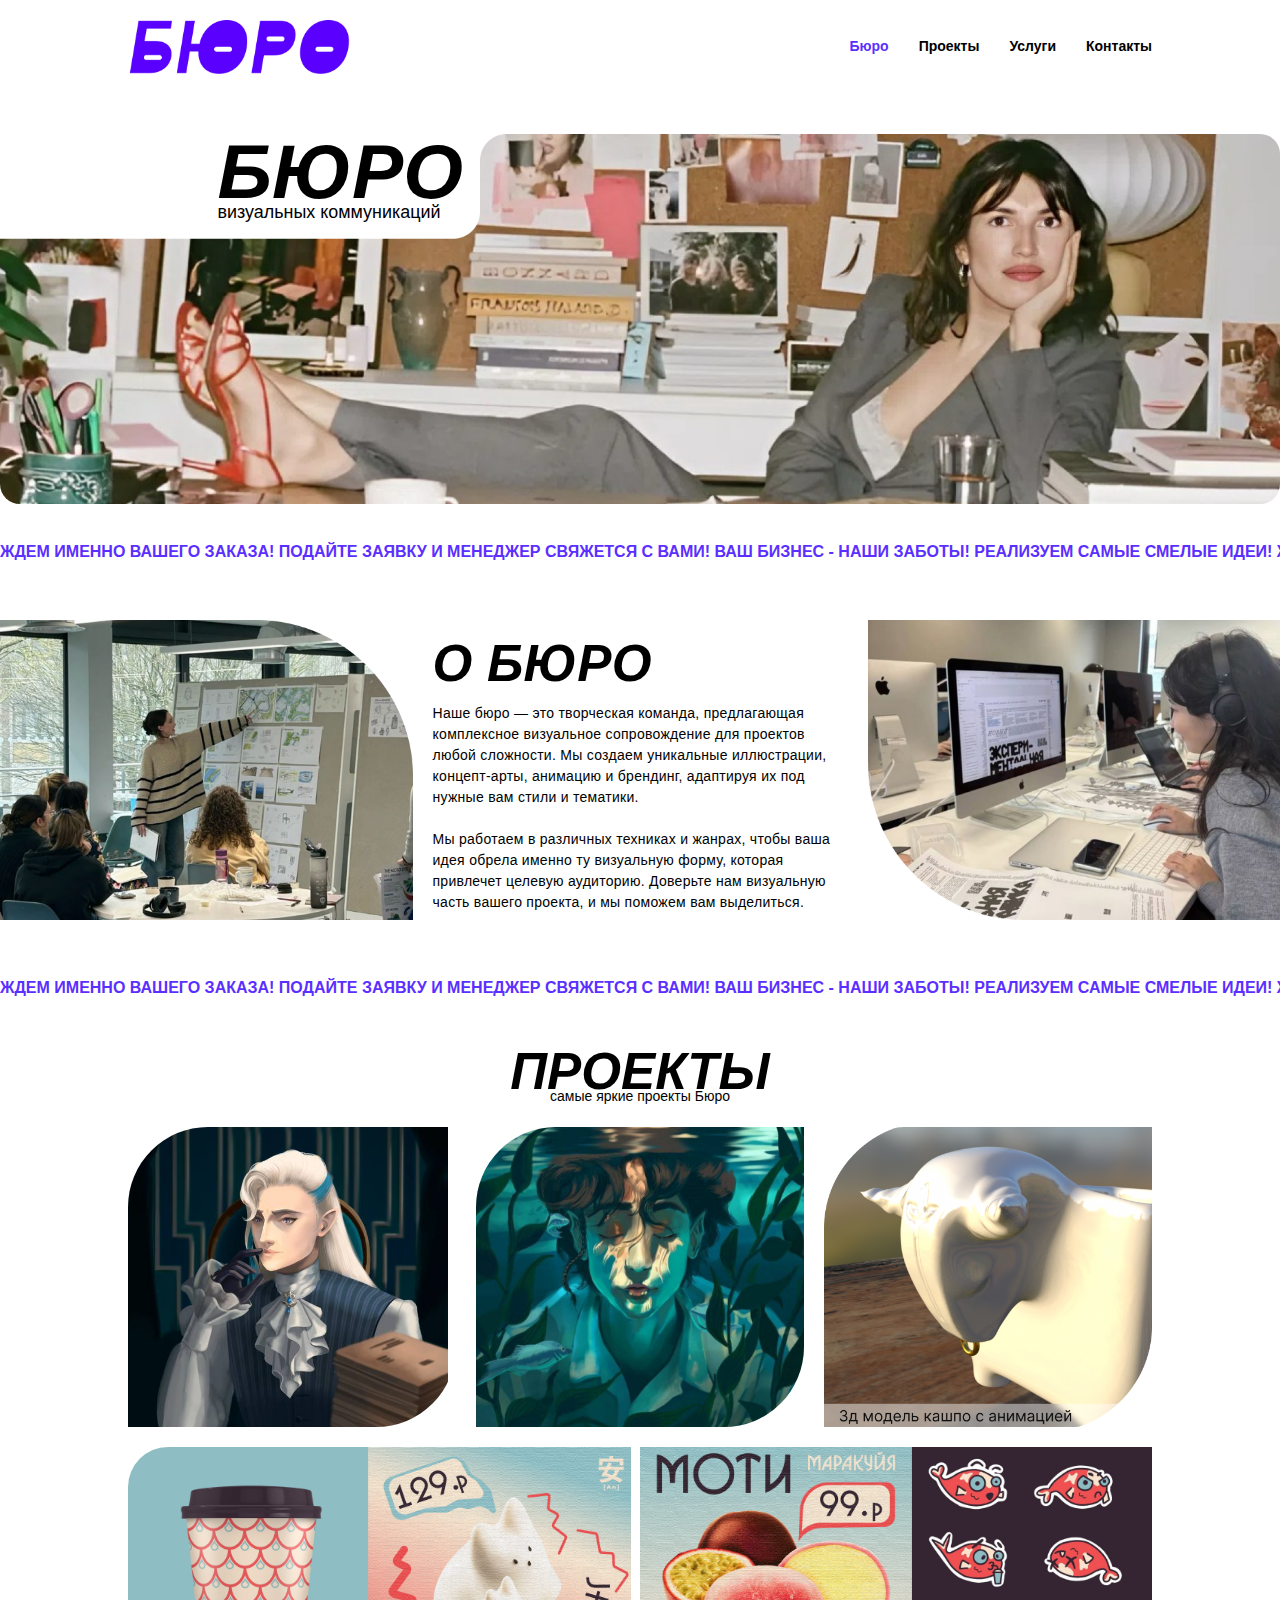
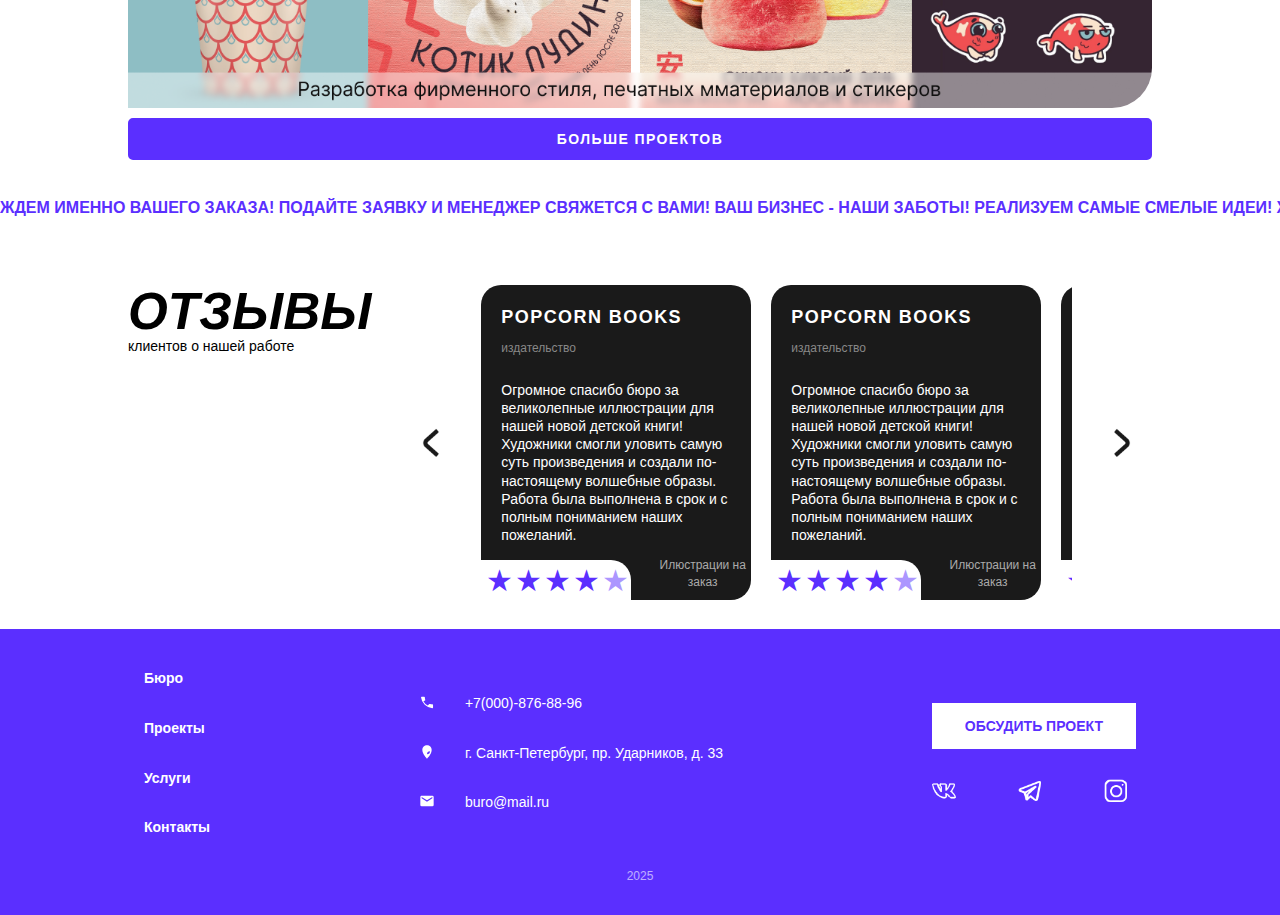
<file: index.html>
<!DOCTYPE html>
<html lang="ru">
<head>
  <meta charset="UTF-8" />
  <meta name="viewport" content="width=device-width, initial-scale=1" />
  <title>Бюро визуальных коммуникаций</title>
  <link rel="stylesheet" href="css/style.css">
</head>
<body>
  <div class="container">
    <header>
      <img src="statics/logo.png" alt="logo"/>
      <nav>
        <a href="/index.html" class="active">Бюро</a>
        <a href="/progects.html">Проекты</a>
        <a href="/service.html">Услуги</a>
        <a href="#">Контакты</a>
      </nav>
    </header>

    
  </div>
  <section class="hero">
      <div class="hero_block">
        <h1 class="hero-text"><strong>БЮРО</strong></h1>
        <div class="hero-subtext">визуальных коммуникаций</div>
      </div>
      <div class="hero-image-wrapper">
        <img
          class="hero-image"
          src="statics/landing.png"
          alt="Hero"
        />
      </div>
    </section>
  <div class="stroke">
    <p class="stroke__item">Ждем именно Вашего заказа! Подайте заявку и менеджер свяжется с Вами! Ваш бизнес - наши заботы! Реализуем самые смелые идеи! Ждем именно Вашего заказа! Подайте заявку и менеджер свяжется с Вами!&nbsp;</p>
    <p class="stroke__item">Ждем именно Вашего заказа! Подайте заявку и менеджер свяжется с Вами! Ваш бизнес - наши заботы! Реализуем самые смелые идеи! Ждем именно Вашего заказа! Подайте заявку и менеджер свяжется с Вами!&nbsp;</p>
  </div>

  <div class="">
    <section class="about">
      <div class="about-images">
        <img  src="statics/left.png" alt="Team meeting" />
      </div>
      <div class="about-text">
        <h1><strong>О БЮРО</strong><br /></h1>
        Наше бюро — это творческая команда, предлагающая комплексное визуальное сопровождение для проектов любой сложности. Мы создаем уникальные иллюстрации, концепт-арты, анимацию и брендинг, адаптируя их под нужные вам стили и тематики.<br /><br />
        Мы работаем в различных техниках и жанрах, чтобы ваша идея обрела именно ту визуальную форму, которая привлечет целевую аудиторию. Доверьте нам визуальную часть вашего проекта, и мы поможем вам выделиться.
      </div>
      <div class="about-images">
        <img src="statics/right.png" alt="Work on computer" />
      </div>
    </section>
  </div>

  <div class="stroke">
    <p class="stroke__item">Ждем именно Вашего заказа! Подайте заявку и менеджер свяжется с Вами! Ваш бизнес - наши заботы! Реализуем самые смелые идеи! Ждем именно Вашего заказа! Подайте заявку и менеджер свяжется с Вами!&nbsp;</p>
    <p class="stroke__item">Ждем именно Вашего заказа! Подайте заявку и менеджер свяжется с Вами! Ваш бизнес - наши заботы! Реализуем самые смелые идеи! Ждем именно Вашего заказа! Подайте заявку и менеджер свяжется с Вами!&nbsp;</p>
  </div>

  <div class="container">
    <section class="projects-wrapper">
      <h2>ПРОЕКТЫ</h2>
      <div class="subheader">самые яркие проекты Бюро</div>
      <div class="projects-main">
        <div class="project-item">
          <img src="statics/art.png" alt="3D модель кашпо" />
        </div>
        <div class="project-item">
          <img src="statics/hiruko_art.png" alt="3D модель кашпо" />
          
        </div>
        <div class="project-item">
          <img src="statics/cashpo.png" alt="3D модель кашпо" />
          
        </div>
      </div>
      <div class="projects-secondary" >
        <img src="statics/koshechki.png" alt="3D модель кашпо" />
      </div>
      <button class="btn-more-projects">БОЛЬШЕ ПРОЕКТОВ</button>
    </section>
  </div>

 
  <div class="stroke">
    <p class="stroke__item">Ждем именно Вашего заказа! Подайте заявку и менеджер свяжется с Вами! Ваш бизнес - наши заботы! Реализуем самые смелые идеи! Ждем именно Вашего заказа! Подайте заявку и менеджер свяжется с Вами!&nbsp;</p>
    <p class="stroke__item">Ждем именно Вашего заказа! Подайте заявку и менеджер свяжется с Вами! Ваш бизнес - наши заботы! Реализуем самые смелые идеи! Ждем именно Вашего заказа! Подайте заявку и менеджер свяжется с Вами!&nbsp;</p>
  </div>
  <div class="container reviews-section">
    <div>
    <h2 class="reviews-header">ОТЗЫВЫ</h2>
    <div class="reviews-subheader">клиентов о нашей работе</div>
    </div>

    <div class="reviews-slider">
      <img id="prev" class="slider-arrow left" src="statics/arrow.png" alt="prev-batton"/>
      <div id="slider" class="slider">
        <article class="review-card" tabindex="0">
          <h1 class="review-header">Popcorn books</h1>
          <div class="review-subheader">Издательство</div>
          <p class="review-text">
            Огромное спасибо бюро за великолепные иллюстрации для нашей новой детской книги! Художники смогли уловить самую суть произведения и создали по-настоящему волшебные образы. Работа была выполнена в срок и с полным пониманием наших пожеланий.
          </p>
          <div class="review-footer">
            <div class="star-rating" >
              <span class="star">&#9733;</span><span class="star">&#9733;</span><span class="star">&#9733;</span><span class="star">&#9733;</span><span class="star" style="opacity:0.5">&#9733;</span>
            </div>
            <div style="padding-bottom: 0.3rem;">Илюстрации на заказ</div>
          </div>
        </article>
        <article class="review-card" tabindex="0">
          <h1 class="review-header">Popcorn books</h1>
          <div class="review-subheader">Издательство</div>
          <p class="review-text">
            Огромное спасибо бюро за великолепные иллюстрации для нашей новой детской книги! Художники смогли уловить самую суть произведения и создали по-настоящему волшебные образы. Работа была выполнена в срок и с полным пониманием наших пожеланий.
          </p>
          <div class="review-footer">
            <div class="star-rating">
              <span class="star">&#9733;</span><span class="star">&#9733;</span><span class="star">&#9733;</span><span class="star">&#9733;</span><span class="star" style="opacity:0.5">&#9733;</span>
            </div>
            <div style="padding-bottom: 0.3rem;">Илюстрации на заказ</div>
          </div>
        </article>
        <article class="review-card" tabindex="0">
          <h1 class="review-header">Popcorn books</h1>
          <div class="review-subheader">Издательство</div>
          <p class="review-text">
            Огромное спасибо бюро за великолепные иллюстрации для нашей новой детской книги! Художники смогли уловить самую суть произведения и создали по-настоящему волшебные образы. Работа была выполнена в срок и с полным пониманием наших пожеланий.
          </p>
          <div class="review-footer">
            <div class="star-rating" >
              <span class="star">&#9733;</span><span class="star">&#9733;</span><span class="star">&#9733;</span><span class="star">&#9733;</span><span class="star" style="opacity:0.5">&#9733;</span>
            </div>
            <div style="padding-bottom: 0.3rem;">Илюстрации на заказ</div>
          </div>
        </article>

        <article class="review-card" tabindex="0" >
          <h1 class="review-header">ХочуБлинФри</h1>
          <div class="review-subheader">СтартАп</div>
          <p class="review-text">
            Обращались для разработки фирменного стиля и лого, и остались в полном восторге от результата. Ребята создали не просто логотип, а целую вселенную нашего бренда, подкрепив ее стильной анимацией для соцсетей. Теперь мы выглядим как уверенная компания с историей, а не как новички.
          </p>
          <div class="review-footer">
            <div class="star-rating" >
              <span class="star">&#9733;</span><span class="star">&#9733;</span><span class="star">&#9733;</span><span class="star">&#9733;</span><span class="star" style="opacity:0.2">&#9733;</span>
            </div>
            <div>Брендинг. Создание печатной продукции</div>
          </div>
        </article>
      </div>
      <img id="next" class="slider-arrow right" src="statics/arrow.png" alt="next-batton"/>
    </div>
  </div>

  <footer>
    <div class="footer-container">
      <nav class="footer-nav">
        <a href="/index.html">Бюро</a>
        <a href="/progects.html">Проекты</a>
        <a href="/service.html">Услуги</a>
        <a href="#">Контакты</a>
      </nav>
      <div class="footer-contacts">
        <div class="contact-item">
          <svg viewBox="0 0 24 24" aria-hidden="true" focusable="false"><path d="M6.62 10.79a15.534 15.534 0 006.59 6.59l2.2-2.2a1 1 0 011.11-.21 11.36 11.36 0 003.54.57 1 1 0 011 1v3.75a1 1 0 01-1 1A18.43 18.43 0 013 5a1 1 0 011-1h3.75a1 1 0 011 1 11.36 11.36 0 00.57 3.54 1 1 0 01-.21 1.11z"/></svg>
          +7(000)-876-88-96
        </div>
        <div class="contact-item">
          <svg viewBox="0 0 24 24" aria-hidden="true" focusable="false"><path d="M12 2C8.13 2 5 5.14 5 9.05c0 6.3 7 12.89 7 12.89s7-6.51 7-12.89C19 5.14 15.87 2 12 2zm0 13.5a4.5 4.5 0 014.5-4.5 4.53 4.53 0 01-4.5 4.5z"/></svg>
          г. Санкт-Петербург, пр. Ударников, д. 33
        </div>
        <div class="contact-item">
          <svg viewBox="0 0 24 24" aria-hidden="true" focusable="false"><path d="M20 4H4c-1.1 0-2 .9-2 2v12a2 2 0 002 2h16a2 2 0 002-2V6a2 2 0 00-2-2zm0 4-8 5-8-5V6l8 5 8-5v2z"/></svg>
          buro@mail.ru
        </div>
      </div>

      <div class="social-block">
        <button class="btn-discuss-project" >ОБСУДИТЬ ПРОЕКТ</button>
        <div class="social-links">
          <a href="#">
            <img src="statics/vk.png" alt="vk"/>
          </a>
          <a href="#" >
            <img src="statics/tg.png" alt="tg"/>
          </a>
          <a href="#" >
            <img src="statics/inst.png" alt="inst"/>
          </a>
        </div>
      </div>
    </div>
    <div class="footer-bottom">
      2025
    </div>
  </footer>
<script>
  const reviewsContainer = document.getElementById('slider');
  const prevBtn = document.getElementById('prev');
  const nextBtn = document.getElementById('next');
  let currentReviewIndex = 0;
  const totalReviews = reviewsContainer.children.length;
  function updateReviewSlide() {
    reviewsContainer.style.transform = `translateX(${currentReviewIndex * 50}%)`;
  }
  prevBtn.addEventListener('click', () => {
   
    reviewsContainer.scrollLeft -= 250
  });
  nextBtn.addEventListener('click', () => {
     reviewsContainer.scrollLeft += 250
  });
  updateReviewSlide();
</script>
</body>

</html>
</file>
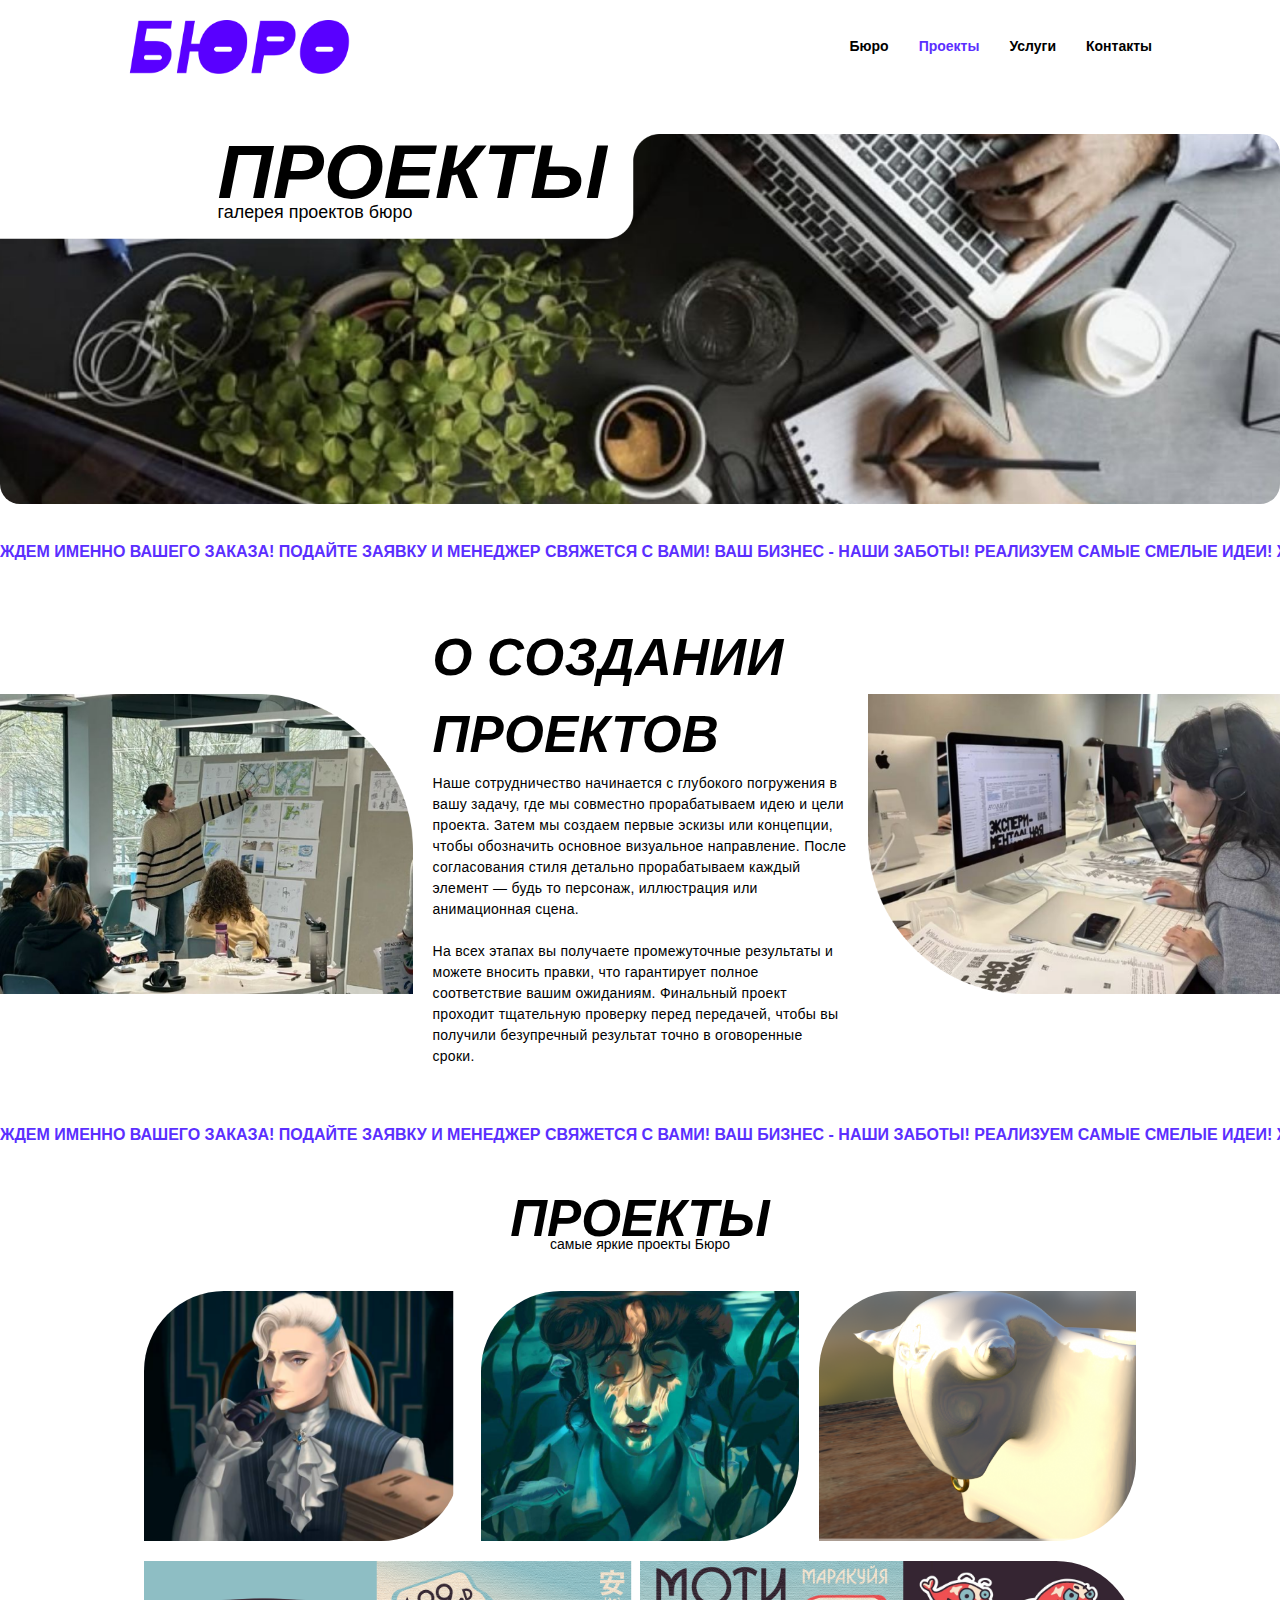
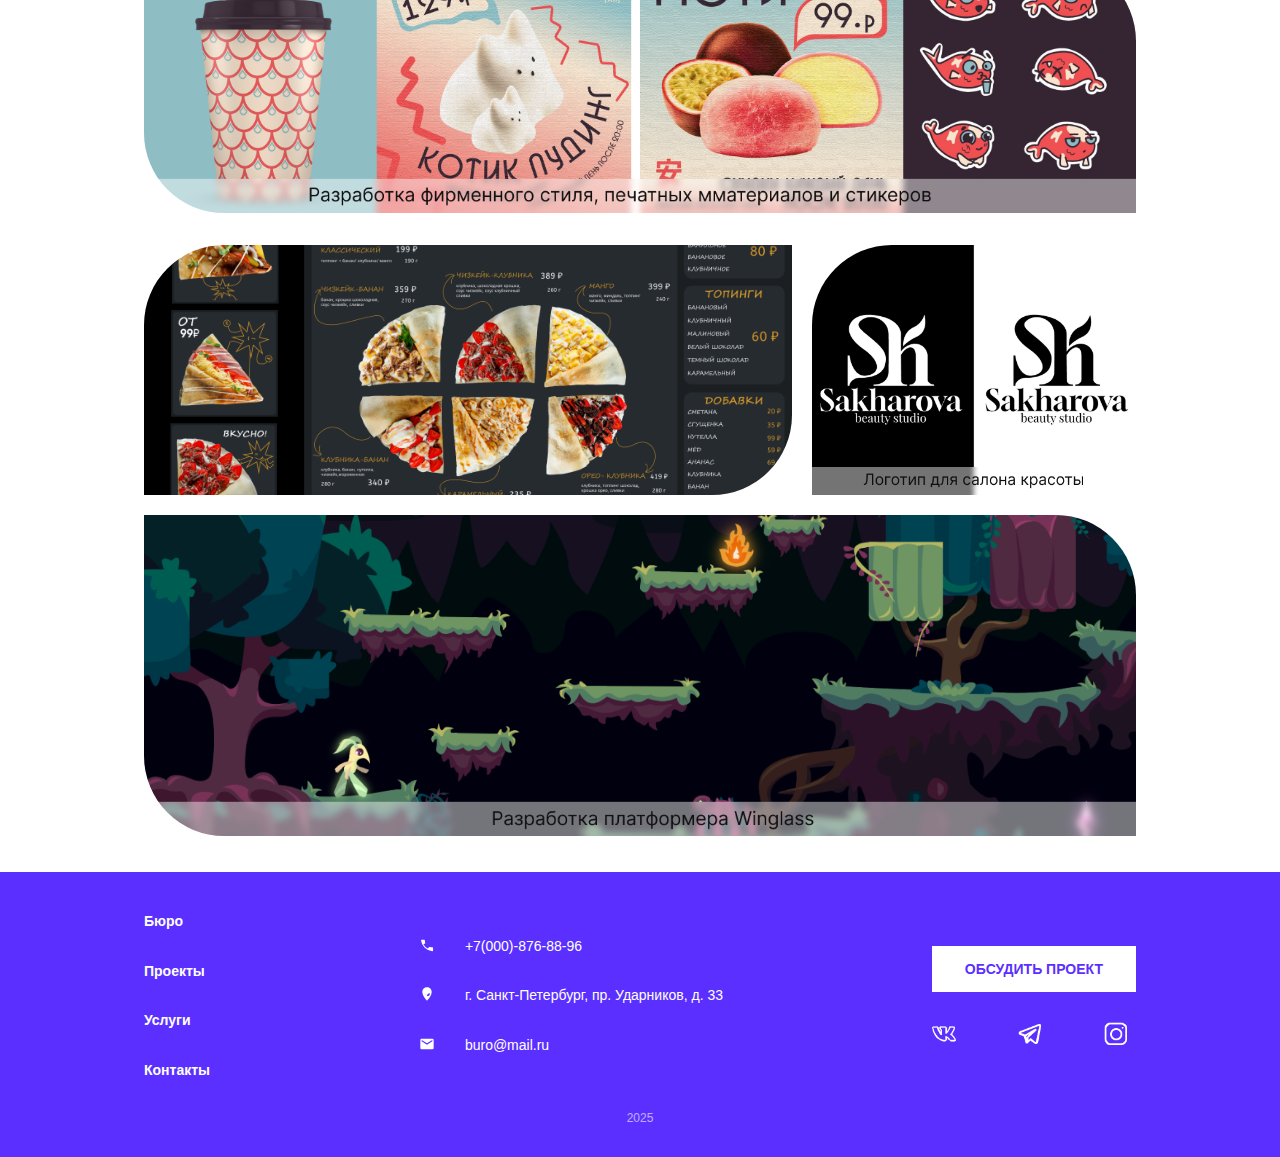
<file: progects.html>
<!DOCTYPE html>
<html lang="ru">
<head>
  <meta charset="UTF-8" />
  <meta name="viewport" content="width=device-width, initial-scale=1" />
  <title>Бюро визуальных коммуникаций</title>
  <link rel="stylesheet" href="css/progects.css">
</head>
<body>
  <div class="container">
    <header>
      <img src="statics/logo.png" alt="logo"/>
      <nav>
        <a href="index.html">Бюро</a>
        <a href="progects.html" class="active" >Проекты</a>
        <a href="service.html">Услуги</a>
        <a href="#">Контакты</a>
      </nav>
    </header>

    
  </div>
  <section class="hero">
      <div class="hero_block">
        <h1 class="hero-text"><strong>ПРОЕКТЫ</strong></h1>
        <div class="hero-subtext">галерея проектов бюро</div>
      </div>
      <div class="hero-image-wrapper">
        <img
          class="hero-image"
          src="statics/progects_landing.png"
          alt="Hero"
        />
      </div>
    </section>
  <div class="stroke">
    <p class="stroke__item">Ждем именно Вашего заказа! Подайте заявку и менеджер свяжется с Вами! Ваш бизнес - наши заботы! Реализуем самые смелые идеи! Ждем именно Вашего заказа! Подайте заявку и менеджер свяжется с Вами!&nbsp;</p>
    <p class="stroke__item">Ждем именно Вашего заказа! Подайте заявку и менеджер свяжется с Вами! Ваш бизнес - наши заботы! Реализуем самые смелые идеи! Ждем именно Вашего заказа! Подайте заявку и менеджер свяжется с Вами!&nbsp;</p>
  </div>

  <div class="about_block">
    
    <section class="about">
      <div class="about-images">
        <img  src="statics/left.png" alt="Team meeting" />
      </div>
      <div class="about-text">
        <h1><strong>О СОЗДАНИИ ПРОЕКТОВ</strong></h1><br />
        
        Наше сотрудничество начинается с глубокого погружения в вашу задачу, где мы совместно прорабатываем идею и цели проекта. Затем мы создаем первые эскизы или концепции, 
чтобы обозначить основное визуальное направление. После согласования стиля детально прорабатываем каждый элемент — будь то персонаж, иллюстрация или анимационная сцена. <br /><br />
        На всех этапах вы получаете промежуточные результаты и можете вносить правки, что гарантирует полное соответствие вашим ожиданиям. Финальный проект проходит тщательную проверку 
перед передачей, чтобы вы получили безупречный результат точно в оговоренные сроки. 
      </div>
      <div class="about-images">
        <img src="statics/right.png" alt="Work on computer" />
      </div>
    </section>
  </div>

  <div class="stroke">
    <p class="stroke__item">Ждем именно Вашего заказа! Подайте заявку и менеджер свяжется с Вами! Ваш бизнес - наши заботы! Реализуем самые смелые идеи! Ждем именно Вашего заказа! Подайте заявку и менеджер свяжется с Вами!&nbsp;</p>
    <p class="stroke__item">Ждем именно Вашего заказа! Подайте заявку и менеджер свяжется с Вами! Ваш бизнес - наши заботы! Реализуем самые смелые идеи! Ждем именно Вашего заказа! Подайте заявку и менеджер свяжется с Вами!&nbsp;</p>
  </div>

  <div class="container">
    <section class="projects-wrapper" >
      <h2>ПРОЕКТЫ</h2>
      <div class="subheader">самые яркие проекты Бюро</div>
      <div class="progects-container">
        <div class="projects-main">
            <div class="project-item">
            <img src="statics/art.png" alt="3D модель кашпо" />
            </div>
            <div class="project-item">
            <img src="statics/hiruko_art.png" alt="3D модель кашпо" />
            
            </div>
            <div class="project-item">
            <img src="statics/cashpo.png" alt="3D модель кашпо" />
            
            </div>
        </div>
        <div class="projects-secondary">
            <img src="statics/koshechki.png" alt="3D модель кашпо" />
        </div>
      </div>
      <div class="progects-container">
        <div class="projects-main second">
            <div class="project-item">
                <img src="statics/blinfries.png" alt="3D модель кашпо" />
            </div>
            
            <div class="project-item">
            <img src="statics/sh_studio.png" alt="3D модель кашпо" />
            
            </div>
        </div>
        <div class="projects-secondary" >
            <img src="statics/platformer.png" alt="3D модель кашпо" />
        </div>
      </div>
    </section>
  </div>
  

  <footer>
    <div class="footer-container">
      <nav class="footer-nav">
        <a href="index.html">Бюро</a>
        <a href="progects.html">Проекты</a>
        <a href="service.html">Услуги</a>
        <a href="#">Контакты</a>
      </nav>
      <div class="footer-contacts" >
        <div class="contact-item">
          <svg viewBox="0 0 24 24" aria-hidden="true" focusable="false"><path d="M6.62 10.79a15.534 15.534 0 006.59 6.59l2.2-2.2a1 1 0 011.11-.21 11.36 11.36 0 003.54.57 1 1 0 011 1v3.75a1 1 0 01-1 1A18.43 18.43 0 013 5a1 1 0 011-1h3.75a1 1 0 011 1 11.36 11.36 0 00.57 3.54 1 1 0 01-.21 1.11z"/></svg>
          +7(000)-876-88-96
        </div>
        <div class="contact-item">
          <svg viewBox="0 0 24 24" aria-hidden="true" focusable="false"><path d="M12 2C8.13 2 5 5.14 5 9.05c0 6.3 7 12.89 7 12.89s7-6.51 7-12.89C19 5.14 15.87 2 12 2zm0 13.5a4.5 4.5 0 014.5-4.5 4.53 4.53 0 01-4.5 4.5z"/></svg>
          г. Санкт-Петербург, пр. Ударников, д. 33
        </div>
        <div class="contact-item">
          <svg viewBox="0 0 24 24" aria-hidden="true" focusable="false"><path d="M20 4H4c-1.1 0-2 .9-2 2v12a2 2 0 002 2h16a2 2 0 002-2V6a2 2 0 00-2-2zm0 4-8 5-8-5V6l8 5 8-5v2z"/></svg>
          buro@mail.ru
        </div>
      </div>

      <div class="social-block">
        <button class="btn-discuss-project" aria-label="Обсудить проект">ОБСУДИТЬ ПРОЕКТ</button>
        <div class="social-links">
          <a href="#" aria-label="VK">
            <img src="statics/vk.png" alt="vk"/>
          </a>
          <a href="#" aria-label="Telegram">
            <img src="statics/tg.png" alt="tg"/>
          </a>
          <a href="#" aria-label="Instagram">
            <img src="statics/inst.png" alt="inst"/>
          </a>
        </div>
      </div>
    </div>
    <div class="footer-bottom">
      2025
    </div>
  </footer>
</body>


</html>
</file>
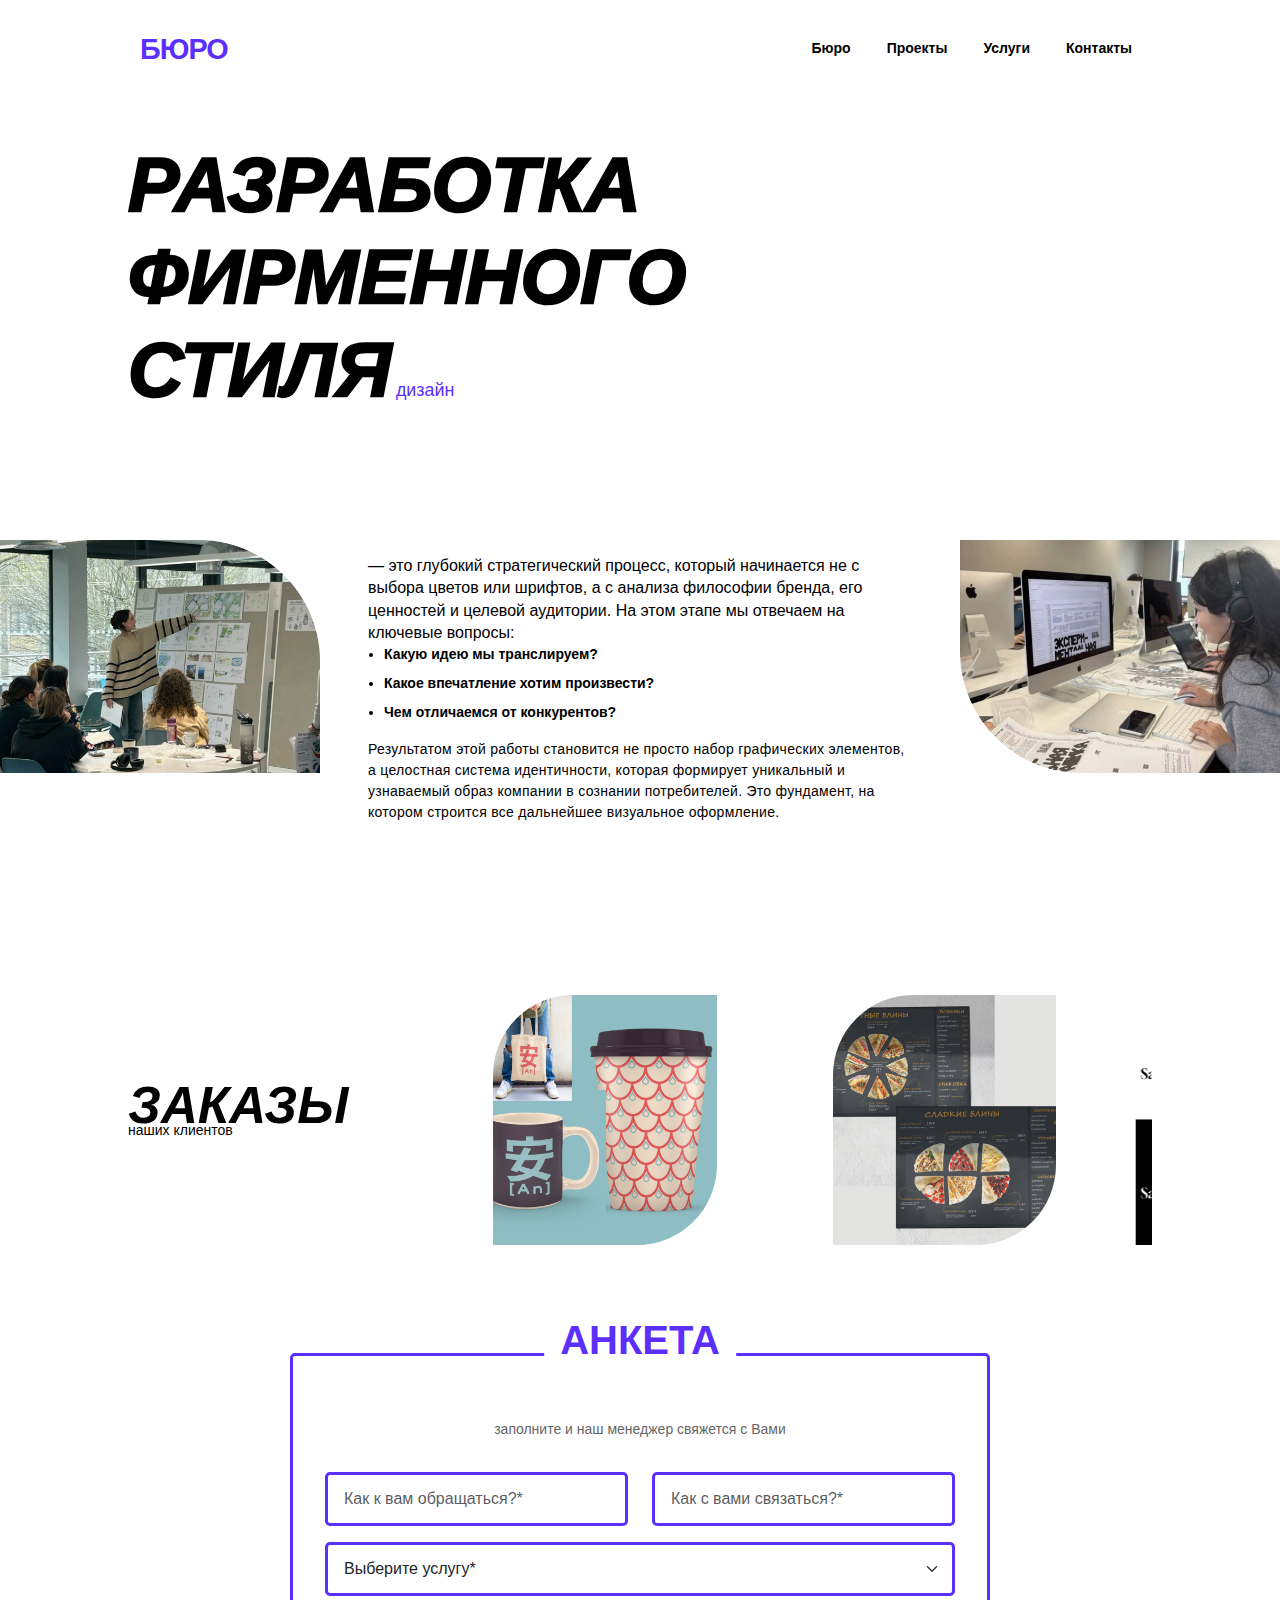
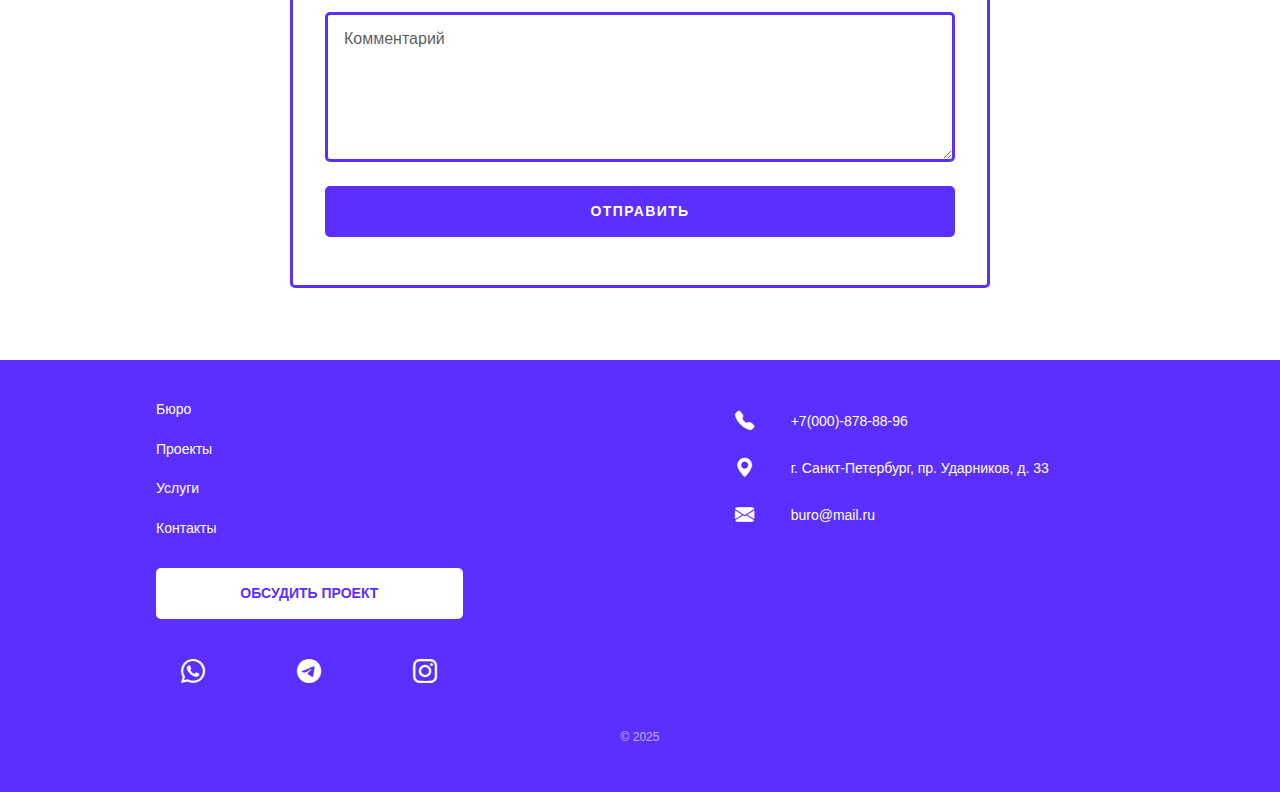
<file: service.html>
<!DOCTYPE html>
<html lang="ru">
<head>
    <meta charset="UTF-8">
    <meta name="viewport" content="width=device-width, initial-scale=1.0">
    <title>Бюро - Разработка Фирменного Стиля</title>
    <!-- Подключение Bootstrap CSS (CDN) -->
    <link href="https://cdn.jsdelivr.net/npm/bootstrap@5.3.3/dist/css/bootstrap.min.css" rel="stylesheet" integrity="sha384-QWTKZyjpPEjISv5WaRU9OFeRpok6YctnYmDr5pNlyT2bRjXh0JMhjY6hW+ALEwIH" crossorigin="anonymous">
    <!-- Подключение Bootstrap Icons CSS (для иконок в футере и слайдере) -->
    <link rel="stylesheet" href="https://cdn.jsdelivr.net/npm/bootstrap-icons@1.11.3/font/bootstrap-icons.min.css">
    <!-- Подключение пользовательского CSS -->
    <link rel="stylesheet" href="css/service.css">
</head>
<body>

    <!-- Шапка страницы с компонентом Navbar (навигационная панель) -->
    <header>
        <nav class="navbar navbar-expand-lg bg-white pt-4 pb-4">
            <div class="container">
                <a class="navbar-brand navbar-brand-custom" href="#">БЮРО</a>
                <button class="navbar-toggler" type="button" data-bs-toggle="collapse" data-bs-target="#navbarNav" aria-controls="navbarNav" aria-expanded="false" aria-label="Toggle navigation">
                    <span class="navbar-toggler-icon"></span>
                </button>
                <div class="collapse navbar-collapse" id="navbarNav">
                    <ul class="navbar-nav ms-auto">
                        <li class="nav-item">
                            <a class="nav-link" href="index.html">Бюро</a>
                        </li>
                        <li class="nav-item">
                            <a class="nav-link" href="progects.html">Проекты</a>
                        </li>
                        <li class="nav-item">
                            <a class="nav-link" href="service.html">Услуги</a>
                        </li>
                        <li class="nav-item">
                            <a class="nav-link" href="#">Контакты</a>
                        </li>
                    </ul>
                </div>
            </div>
        </nav>
    </header>

    <!-- Секция главного заголовка -->
    <section class="hero-section container">
        <h1 class="hero-title display-1">РАЗРАБОТКА <br>ФИРМЕННОГО <br>СТИЛЯ</h1>
        <span class="hero-subtitle">дизайн</span>
    </section>

    <!-- Секция с текстом и двумя изображениями, прижатыми к краям -->
    <section class="content-images-section">
        <div class="row g-0 align-items-stretch">
            <!-- Левое изображение (на десктопе 4 колонки, на мобильных 12 и порядок 2) -->
            <div class="col-12 col-md-3 image-wrapper left order-2 order-md-1">
                <img src="statics/left.png" alt="Image 1" class="img-fluid rounded-3">
            </div>
            
            <!-- Блок текста (на десктопе 5 колонок, на мобильных 12 и порядок 1) -->
            <div class="col-12 col-md-6 text-block order-1 order-md-2">
                <div class="p-3 p-md-5"> <!-- Внутренние отступы для текста -->
                    <h1> — это глубокий стратегический процесс, который начинается не с выбора цветов или шрифтов, а с анализа философии бренда, его ценностей и целевой аудитории. На этом этапе мы отвечаем на ключевые вопросы:</h1>
                    <ul>
                        <li><strong>Какую идею мы транслируем?</strong></li>
                        <li><strong>Какое впечатление хотим произвести?</strong></li>
                        <li><strong>Чем отличаемся от конкурентов?</strong></li>
                    </ul>
                    <p>Результатом этой работы становится не просто набор графических элементов, а целостная система идентичности, которая формирует уникальный и узнаваемый образ компании в сознании потребителей. Это фундамент, на котором строится все дальнейшее визуальное оформление.</p>
                </div>
            </div>
            
            <!-- Правое изображение (на десктопе 3 колонки, на мобильных 12 и порядок 3) -->
            <div class="col-12 col-md-3 image-wrapper right order-3 order-md-3">
                <img src="statics/right.png" alt="Image 2" class="img-fluid rounded-3">
            </div>
        </div>
    </section>

    <!-- Секция слайдера "Заказы" -->
    <section class="slider-section container">
        <div class="row align-items-center position-relative">
            <div class="col-lg-4 slider-text mb-4 mb-lg-0">
                <h2 class="display-3">ЗАКАЗЫ</h2>
                <p class="lead">наших клиентов</p>
            </div>
            <div class="col-lg-8">
                <div id="carouselExampleControls" class="carousel slide" data-bs-ride="carousel" data-bs-interval="false">
                    <div class="carousel-inner">
                        <!-- Первый слайд -->
                        <div class="carousel-item active">
                            <div class="row justify-content-center g-3">
                                <div class="col-md-9 col-6">
                                    <img src="statics/feedback1.png" class="d-block w-100" alt="Проект 1">
                                </div>
                                <div class="col-md-9 col-6">
                                    <img src="statics/feedback2.png" class="d-block w-100" alt="Проект 2">
                                </div>
                            </div>
                        </div>
                        <!-- Второй слайд -->
                        <div class="carousel-item">
                            <div class="row justify-content-center g-3">
                                <div class="col-md-9 col-6">
                                    <img src="statics/feedback3.png" class="d-block w-100" alt="Проект 3">
                                </div>
                                <div class="col-md-9 col-6">
                                    <img src="statics/feedback2.png" class="d-block w-100" alt="Проект 2">
                                </div>
                            </div>
                        </div>
                    </div>                   
                </div>
            </div>
        </div>
    </section>

    <!-- Секция формы-анкеты -->
    <section class="form-section">
        <div class="form-container">
            <h2 class="text-center">АНКЕТА</h2>
            <p class="text-center">заполните и наш менеджер свяжется с Вами</p>
            <form id="contactForm">
                <div class="row mb-3">
                    <div class="col-md-6">
                        <label for="nameInput" class="form-label visually-hidden">Как к вам обращаться?</label>
                        <input type="text" class="form-control" id="nameInput" placeholder="Как к вам обращаться?*" required>
                    </div>
                    <div class="col-md-6 mt-3 mt-md-0">
                        <label for="contactInput" class="form-label visually-hidden">Как с вами связаться?</label>
                        <input type="text" class="form-control" id="contactInput" placeholder="Как с вами связаться?*" required>
                    </div>
                </div>
                <div class="mb-3">
                    <label for="serviceSelect" class="form-label visually-hidden">Выберите услугу</label>
                    <select class="form-select" id="serviceSelect">
                        <option  selected disabled >Выберите услугу*</option>
                        <option value="1">Разработка логотипа</option>
                        <option value="2">Создание фирменного стиля</option>
                        <option value="3">Дизайн упаковки</option>
                        <option value="4">Веб-дизайн</option>
                    </select>
                </div>
                <div class="mb-4">
                    <label for="commentTextarea" class="form-label visually-hidden">Комментарий</label>
                    <textarea class="form-control" id="commentTextarea" rows="5" placeholder="Комментарий"></textarea>
                </div>
                <div class="text-center">
                    <button type="submit" class="btn btn-submit" id="submitBtn">ОТПРАВИТЬ</button>
                </div>
            </form>
            <div id="responseMessage" class="text-center mt-3" style="display: none;"></div>
        </div>
    </section>


    
    <!-- Футер страницы -->
    <footer class="footer">
        <div class="container">
            <div class="row justify-content-between align-items-center">
        <!-- Навигационные ссылки футера -->
                <div class="col-md-3 text-center text-md-start">
                    <a href="index.html">Бюро</a>
                    <a href="progects.html">Проекты</a>
                    <a href="service.html">Услуги</a>
                    <a href="#">Контакты</a>
                </div>

                <!-- Контактная информация -->
                <div class="col-md-5 contact-info text-center text-md-start">
                    <p><i class="bi bi-telephone-fill"></i> +7(000)-878-88-96</p>
                    <p><i class="bi bi-geo-alt-fill"></i> г. Санкт-Петербург, пр. Ударников, д. 33</p>
                    <p><i class="bi bi-envelope-fill"></i> buro@mail.ru</p>
                </div>

                <!-- Кнопка действия и иконки соцсетей -->
                <div class="col-md-4 text-center text-md-end">
                    <button class="btn btn-outline-light-custom mb-3">ОБСУДИТЬ ПРОЕКТ</button>
                    <div class="social-icons">
                        <a href="#" aria-label="WhatsApp"><i class="bi bi-whatsapp"></i></a>
                        <a href="#" aria-label="Telegram"><i class="bi bi-telegram"></i></a>
                        <a href="#" aria-label="Instagram"><i class="bi bi-instagram"></i></a>
                    </div>
                </div>
            </div>

            <!-- Copyright -->
            <div class="row copyright">
                <div class="col-12 text-center">
                    <p>&copy; 2025</p>
                </div>
            </div>
        </div>
    </footer>

    <!-- Подключение Bootstrap JS (CDN) для интерактивных компонентов -->
    <script src="https://cdn.jsdelivr.net/npm/bootstrap@5.3.3/dist/js/bootstrap.bundle.min.js" integrity="sha384-YvpcrYf0tY3lHB60NNkmXc5s9fDVZLESaAA55NDzOxhy9GkcIdslK1eN7N6jIeHz" crossorigin="anonymous"></script>
    
    <script>
    document.getElementById('contactForm').addEventListener('submit', function(event) {
        event.preventDefault(); 

        const submitBtn = document.getElementById('submitBtn');
        const responseMessage = document.getElementById('responseMessage');

        // Собираем данные формы
        const formData = new FormData();
        formData.append('name', document.getElementById('nameInput').value);
        formData.append('contact', document.getElementById('contactInput').value);
        formData.append('service', document.getElementById('serviceSelect').value);
        formData.append('comment', document.getElementById('commentTextarea').value);

        submitBtn.disabled = true;
        submitBtn.textContent = 'Отправка...';

        fetch('/submit-form', { 
            method: 'POST',
            body: formData
        })
        .then(response => {
            if (!response.ok) {
                throw new Error('Ошибка сети');
            }
            return response.json(); 
        })
        .then(data => {
            responseMessage.style.display = 'block';
            responseMessage.className = 'text-center mt-3 text-success';
            responseMessage.textContent = 'Спасибо! Мы свяжемся с вами в ближайшее время.';
            document.getElementById('contactForm').reset(); 
        })
        .catch(error => {
            responseMessage.style.display = 'block';
            responseMessage.className = 'text-center mt-3 text-danger';
            responseMessage.textContent = 'Произошла ошибка. Попробуйте еще раз.';
            console.error('Ошибка:', error);
        })
        .finally(() => {
            submitBtn.disabled = false;
            submitBtn.textContent = 'ОТПРАВИТЬ';
        });
    });
    </script>
</body>


</html>
</file>
<file: css/service.css>
:root {
    --main-purple: #5b2fff; 
    --light-purple: #E6D9FF; 
    --text-dark: #000; 
    --text-light: #fff; 
}

* {
    box-sizing: border-box;
}
h1 {
  all: initial;
}

h1 {
  all: unset
}
body {
    margin: 0;
    font-family: "Inter", sans-serif;
    color: var(--text-dark);
    background: #fff;
    line-height: 1.4;
    font-size: 16px;
}

a {
    text-decoration: none;
    color: inherit;
}


.container {
    max-width: 80%;
    margin: 0 auto;
}


.navbar-brand-custom {
    font-size: 1.8rem;
    font-weight: 700;
    color: var(--main-purple) !important;
    letter-spacing: -1px;
}

.navbar-nav .nav-link {
    color: var(--text-dark) !important;
    font-weight: 600;
    margin-left: 20px;
    font-size: 14px;
}

.navbar-nav .nav-link:hover {
    color: var(--text-dark) !important;
    text-decoration: underline;
}

.navbar-nav .nav-link.active {
    color: var(--main-purple) !important;
    font-weight: 700;
}


.hero-section {
    padding: 40px 0 20px 0;
    position: relative;
    width: 100%;
    overflow: visible;
}

.hero-title {
    font-style: italic;
    font-weight: 1000;
    font-size: 6vw;
    
    text-transform: uppercase;
    color: var(--text-dark);
    position: relative;
    z-index: 1;
    white-space: nowrap;
    margin: 0;
}

.hero-subtitle {
    font-size: 1.4vw;
    font-weight: 500;
    color: var(--main-purple);
    display: inline-block;
    position: relative;
    margin-top: -25px;
    z-index: 1;
}





.content-images-section {
    margin-top: 2rem;
    padding: 40px 0;
}

.content-images-section .row {
    min-height: auto;
    align-items: center;
    flex-wrap: wrap;
}

.content-images-section .text-block {
    display: block;
    flex: 1 1 380px;
}

.content-images-section .text-block p {
    font-weight: 400;
    font-size: 14px;
    letter-spacing: 0.02em;
    line-height: 1.5;
    margin-bottom: 1rem;
}

.content-images-section .text-block strong {
    font-style: italic;
    font-weight: 700;
    font-size: 4vw;
    text-align: right;
    display: block;
}

.content-images-section .text-block ul {
    padding-left: 1rem;
    margin-bottom: 1rem;
}

.content-images-section .text-block li {
    font-weight: 400;
    font-size: 14px;
    margin-bottom: 0.5rem;
    line-height: 1.5;
}

.content-images-section .text-block li strong {
    font-style: normal;
    font-weight: 700;
    font-size: inherit;
    text-align: left;
    display: inline;
}

.content-images-section img {
    height: 300px;
    border-radius: 0;
    object-fit: contain ;
}

.image-wrapper.left,
.image-wrapper.right {
    display: flex;
    max-width: 580px;
    justify-content: flex-end;
    flex-wrap: nowrap;
}



.slider-section {
    margin-top: 2rem;
    padding: 20px 0;
    text-align: left;
    font-family: Arial, sans-serif;
}

.slider-text h2 {
    font-style: italic;
    font-weight: 700;
    font-size: 4vw;
    margin: 0 0 -10px 0;
    color: var(--text-dark);
    line-height: 1;
}

.slider-text p {
    font-weight: 400;
    font-size: 14px;
    margin-bottom: 20px;
    color: var(--text-dark);
}

.carousel-item img {
    border-radius: 80px 0 80px 0;
    height: 250px;
    object-fit: cover;
}
/* Стили для слайдера */
        
        /* Гарантируем одинаковый размер для всех изображений */
        .carousel-inner .row {
            align-items: stretch;
        }
        
        .carousel-inner .col-md-6 {
            display: flex;
            flex-direction: column;
        }
        
        /* Замедление анимации карусели */
        .carousel-item {
            transition: transform 5s ease-in-out !important; /* Увеличиваем время анимации */
        }
        
        .carousel-fade .carousel-item {
            transition-duration: 5s; /* Для fade анимации */
        }
/* Стили для проектов в карусели */
.carousel-inner {
    padding: 1rem;
}

.carousel-item .row {
    display: grid;
    grid-template-columns: repeat(auto-fit, minmax(120px, 1fr));
    gap: 20px;
}

.carousel-item .col-md-6 {
    position: relative;
}

.project-caption {
    background: #e6e6e6cc;
    padding: 6px 10px;
    border-radius: 80px 0 80px 0;
    font-size: 14px;
    font-weight: 600;
    margin-top: 10px;
}

/* --- Form Section ("АНКЕТА") --- */
.form-section {
    margin-top: 2rem;
    padding: 40px 0;
}

.form-container {
    border: 3px solid var(--main-purple);
    border-radius: 5px;
    padding: 3rem 2rem;
    position: relative;
    background-color: #fff;
    max-width: 700px;
    margin: 0 auto;
}

.form-container h2 {
    font-size: 2.5rem;
    font-weight: 900;
    color: var(--main-purple);
    position: absolute;
    top: -2.5rem;
    left: 50%;
    transform: translateX(-50%);
    background-color: #fff;
    padding: 0 1rem;
    z-index: 10;
}

.form-container p {
    margin-top: 1rem;
    margin-bottom: 2rem;
    color: #666;
    font-size: 14px;
}

.form-control, .form-select {
    border-color: var(--main-purple);
    border-radius: 5px;
    padding: 0.75rem 1rem;
    border-width: 3px;
}

.form-control:focus, .form-select:focus {
    box-shadow: 0 0 0 0.25rem rgba(91, 47, 255, 0.25);
    border-color: var(--main-purple);
}

.btn-submit {
    background-color: var(--main-purple);
    border: 3px solid var(--main-purple);
    color: var(--text-light);
    padding: 12px 30px;
    border-radius: 5px;
    font-weight: 700;
    font-size: 14px;
    text-transform: uppercase;
    letter-spacing: 0.1em;
    width: 100%;
    transition: background 0.4s, color 0.4s;
}

.btn-submit:hover {
    background: none;
    color: var(--main-purple);
}

/* --- Footer --- */
.footer {
    background-color: var(--main-purple);
    color: var(--text-light);
    padding: 40px 20px 30px;
    margin-top: 2rem;
    font-weight: 400;
    font-size: 14px;
}

.footer a {
    color: var(--text-light);
    margin-bottom: 10px;
    display: block;
    transition: color 0.3s ease;
}

.footer a:hover {
    color: var(--text-light);
    text-decoration: underline;
}

.footer .contact-info p {
    margin-bottom: 10px;
    display: flex;
    align-items: center;
    gap: 30px;
}

.footer .contact-info i {
    margin-right: 10px;
    font-size: 1.2rem;
    width: 16px;
}

.btn-outline-light-custom {
    background-color: #fff;
    color: var(--main-purple);
    border: 3px solid #ffffff;
    padding: 12px 30px;
    border-radius: 5px;
    font-weight: 700;
    font-size: 14px;
    text-transform: uppercase;
    transition: all 0.4s;
    width: 100%;
    margin-bottom: 1rem;
}

.btn-outline-light-custom:hover {
    background-color: var(--main-purple);
    border-color: black;
    color: black;
}

.social-icons {
    display: flex;
    gap: 30%;
    font-size: 24px;
    color: white;
    align-items: center;
    justify-content: center;
}

.social-icons a {
    font-size: 1.5rem;
    margin-left: 0;
    color: var(--text-light);
    transition: color 0.3s ease;
}

.social-icons a:hover {
    color: var(--text-light);
}

.footer .copyright {
    margin-top: 30px;
    font-size: 12px;
    opacity: 0.6;
    text-align: center;
}

/* Адаптация структуры под новый дизайн */
.footer .container .row {
    display: flex;
    flex-wrap: wrap;
    justify-content: space-between;
    gap: 20px;
    align-items: center;
}

.footer .col-md-3 {
    display: flex;
    flex-direction: column;
    gap: 10px;
}

.footer .col-md-5 {
    display: flex;
    flex-direction: column;
    gap: 10px;
}

.footer .col-md-4 {
    display: flex;
    flex-direction: column;
    gap: 20px;
    text-align: center;
}
</file>
<file: css/style.css>
/* Reset & base styles */
* {
    box-sizing: border-box;
}
h1 {
  all: initial;
}

h1 {
  all: unset
}
body {
    margin: 0;
    font-family: "Inter", sans-serif;
    color: #000;
    background: #fff;
    line-height: 1.4;
    font-size: 16px;
}
a {
    text-decoration: none;
    color: inherit;
}


/* Container */
.container {
    max-width: 80%;
    margin: 0 auto;
}

/* Header */
header {
    display: flex;
    justify-content: space-between;
    align-items: center;
    padding: 20px 0;
}
header img {
    width: 14rem;
}
nav {
    display: flex;
    gap: 30px;
    font-weight: 400;
    font-size: 14px;
    
    color: #000;
}
nav a {
    color: #000;
    font-weight: 600;
    
}
nav a:hover{
    color: #5b2fff;
    text-decoration: underline;
}
nav a:active{
    color: black;
    text-decoration: none;
}
nav a.active {
    color: #5b2fff;
    font-weight: 700;
}

/* Hero Section */
.hero {
    padding: 40px 0 20px 0;
    position: relative;
    width: 100%;
}
.hero_block{
    position: absolute;
    top: 1.5rem;
    left: 17%;
    

}
.hero-text {
    font-style: italic;
    font-weight: 500;
    font-size: 6vw;
    white-space: nowrap;
    
}
.hero-subtext {
    font-weight: 400;
    font-size: 1.4vw;
    margin-top: -25px;
}
.hero-image-wrapper {
    flex: 1;
    overflow: hidden;
    border-radius: 20px;
}
.hero-image {
    width: 100%;
    height: 100%;
    object-fit: cover;
}

/* Info ticker */

.stroke {
    display: flex;
    width: 100vw;
    margin: 0 auto;
    color: #5b2fff;
    overflow: hidden;
}
 
.stroke__item {
    flex-shrink: 0;
    font-size: 1rem;
    line-height: 1.5;
    font-weight: 600;
    text-transform: uppercase;
    animation: running-animation 20s linear infinite;
    white-space: nowrap;
}
 
@keyframes running-animation {
    0% {
        transform: translateZ(0);
    }
 
    100% {
        transform: translate3d(-100%, 0, 0);
    }
}
/* About Section */
img {
    max-width: 100%;
    display: block;
    object-fit: cover;
}
.about {
    display: flex;
    gap: 20px;
    padding: 40px 0;
    align-items: center;
    flex-wrap: wrap;
}
.about-text {
    flex: 1 1 380px;
    font-weight: 400;
    font-size: 14px;
    white-space: normal;
    letter-spacing: 0.02em;
    line-height: 1.5;
    width: 100%;
}
.about-text strong {
    font-style: italic;
    font-weight: 700;
    font-size: 4vw;
    text-align:  right;
}
.about-images {
    display: flex;
    
    max-width: 580px;
    justify-content: flex-end;
    flex-wrap: nowrap;
}
.about-images img {
    width: 100%;
    height: 300px;
    object-fit: cover;
    flex-shrink: 0;
}

/* Projects Section */
.projects-wrapper {
    padding: 20px 0;
    text-align: center;
    font-family: Arial, sans-serif;
}
.projects-wrapper h2 {
    font-style: italic;
    font-weight: 700;
    font-size: 4vw;
    margin: 0 0 -20px 0;
}
.projects-wrapper .subheader {
    font-weight: 400;
    font-size: 14px;
    margin-bottom: 20px;
}
.projects-main {
    display: flex;
    justify-content: center;
    gap: 20px;
    flex-wrap: wrap;
    margin-bottom: 15px;
}
.project-item {
    flex: 1 1 280px;
    overflow: hidden;
    position: relative;
    height: 300px;
    display: flex;
    flex-direction: column;
    justify-content: flex-end;
    color: #000;
    font-weight: 400;
    font-size: 4vw;
    background: #ffffff00;
}
.project-item img {
    flex-grow: 1;
    height: 230px;
    border-radius: 80px 0 80px 0;
    object-fit: cover;
    width: 100%;
}
.project-caption {
    background: #e6e6e6cc;
    padding: 6px 10px;
    border-radius: 0 0 80px 0;
    font-size: 14px;
    font-weight: 600;
}

.projects-secondary {
    margin-top: 20px;
    display: flex;
    gap: 10px;
    justify-content: center;
    flex-wrap: wrap;
    border-radius: 40px 0 40px 0;
    overflow: hidden;
}
.secondary-item {
    flex: 1 1 120px;
    max-width: 120px;
    position: relative;
    border-radius: 40px 0 40px 0;
    overflow: hidden;
}
.secondary-item img {
    border-radius: 40px 0 40px 0;
    object-fit: scale-down;
    height: 120px;
    width: 100%;
    background: #f0f0f0;
    padding: 10px 5px 5px 5px;
}
.secondary-caption {
    font-weight: 400;
    font-size: 12px;
    margin-top: 4px;
    white-space: nowrap;
}

.btn-more-projects {
    margin-top: 10px;
    background-color: #5b2fff;
    border: 3px solid #5b2fff;
    color: white;
    font-weight: 700;
    padding: 10px 30px;
    border-radius: 5px;
    width: 100%;
    cursor: pointer;
    letter-spacing: 0.1em;
    font-size: 14px;
    text-transform: uppercase;
    transition: background 0.4s,color 0.4s;
}
.btn-more-projects:hover{
    background: none;
    color:#5b2fff;
}
.btn-more-projects:active{
    background: none;
    color:black;
    border-color: #000;
}
/* Reviews Section */

.reviews-section {
    padding: 40px 0 20px 0;
    display: flex;
    align-items: flex-start;
    gap: 30px;
}
.reviews-header {
    font-style: italic;
    font-weight: 600;
    font-size: 4vw;
    margin: 0;
    margin-bottom: -10px;
}
.reviews-subheader {
    font-weight: 400;
    font-size: 14px;
}

.reviews-slider, .slider {
    display: flex;
    align-items: center;
    gap: 20px;
    overflow-x: scroll;
    scrollbar-width: none; 
}
.slider{
    overflow-x: scroll;
    z-index: -1;
    scroll-behavior: smooth;
}
.slider-arrow.left{
    transform: rotate(90deg);
}
.slider-arrow.right{
    transform: rotate(-90deg);
}
.slider-arrow{
    width: 60px;
    padding: 1rem;
    cursor: pointer;
    transition: filter 0.4s;
}
.slider-arrow:hover{
    filter: opacity(0.7);
}
.reviews-slider::-webkit-scrollbar {
    display: none; 
}

.review-card{
    position: relative;
    display: flex;
    flex-direction: column;
    padding: 20px;
    color: white;
    width: 300px;
    height: fit-content;
    background-color: #1a1a1a;
    border-radius: 20px;
    min-width: 270px;
  }
.review-card::before {
    content: "";
    position: absolute;
    bottom: 0;
    left: 0;
    width: 150px;
    height: 40px;
    background-color: #ffffff; 
    border-top-right-radius: 20px;
  }
.review-header {
    display: flex;
    justify-content: space-between;
    font-weight: 700;
    font-size: 18px;
    margin-bottom: 10px;
    text-transform: uppercase;
    letter-spacing: 0.08em;
}
.review-subheader {
    font-weight: 400;
    font-size: 12px;
    color: #888;
    margin-bottom: 10px;
    text-transform: lowercase;
}
.review-text {
    font-weight: 400;
    font-size: 14px;
    line-height: 1.3;
    flex-grow: 1;
    margin-bottom: 20px;
    padding-bottom: 1rem;
    overflow-wrap: break-word;
    white-space: normal;
}
.review-footer {
    display: flex;
    align-items: flex-end;
    gap: 25px;
    font-weight: 400;
    font-size: 12px;
    color: #aaa;
    position: absolute;
    bottom: 0.3rem;
    left: 0.3rem;
    text-align: center;
}
.star-rating {
    display: inline-flex;
    gap: 2px;
}
.star {
    color: #5b2fff;
    font-size: 30px;
    line-height: 1;
}

/* Footer */
footer {
    background-color: #5b2fff;
    color: white;
    padding: 40px 20px 30px;
    font-weight: 400;
    font-size: 14px;
}
.footer-container {
    max-width: 80%;
    margin: 0 auto;
    display: flex;
    flex-wrap: wrap;
    justify-content: space-between;
    gap: 20px;
    align-items: center;
}
.footer-nav {
    display: flex;
    gap: 30px;
    flex-wrap: wrap;
    flex-direction: column;
  
}
.footer-nav a {
    color: white;
   
}
.footer-nav a:hover {
    color: #fff;
    text-decoration: underline;
}
.footer-nav a:active {
    color: black;
    text-decoration: none;
}
.footer-contacts {
    display: flex;
    flex-direction: column;
    gap: 30px;
   
    font-size: 14px;
}
.contact-item {
    display: flex;
    gap: 30px;
}
.contact-item svg {
    fill: white;
    width: 16px;
    height: 16px;
}
.btn-discuss-project {
    background-color: #fff;
    color: #5b2fff;
    font-weight: 700;
    padding: 12px 30px;
   
    border: 3px solid #ffffff;
    cursor: pointer;
    font-size: 14px;
    text-transform: uppercase;
    transition: all 0.4s;
}
.btn-discuss-project:hover{
    background-color: #5b2fff;
    border-color: black;
    color: black;
}
.btn-discuss-project:active{
    border-color: white;
    color: white;
}
.social-links {
    display: flex;
    gap: 30%;
    font-size: 24px;
    color: white;
    align-items: center;
}
.social-block{
    display: flex;
    flex-direction: column;
   
    gap: 30px;
}
.social-links a img {
    
    width: 25px;
    height: 25px;
}
.footer-bottom {
    text-align: center;
    margin-top: 30px;
  
    font-size: 12px;
    opacity: 0.6;
}
</file>
<file: css/progects.css>
/* Reset & base styles */
* {
    box-sizing: border-box;
}
body {
    margin: 0;
    font-family: "Inter", sans-serif;
    color: #000;
    background: #fff;
    line-height: 1.4;
    font-size: 16px;
}
a {
    text-decoration: none;
    color: inherit;
}
h1 {
  all: initial;
}

h1 {
  all: unset
}

/* Container */
.container {
    max-width: 80%;
    margin: 0 auto;
}

/* Header */
header {
    display: flex;
    justify-content: space-between;
    align-items: center;
    padding: 20px 0;
}
header img {
    width: 14rem;
}
nav {
    display: flex;
    gap: 30px;
    font-weight: 400;
    font-size: 14px;
    
    color: #000;
}
nav a {
    color: #000;
    font-weight: 600;
    
}
nav a:hover{
    color: #5b2fff;
    text-decoration: underline;
}
nav a:active{
    color: black;
    text-decoration: none;
}
nav a.active {
    color: #5b2fff;
    font-weight: 700;
}

/* Hero Section */
.hero {
    padding: 40px 0 20px 0;
    position: relative;
    width: 100%;
}
.hero_block{
    position: absolute;
    top: 1.5rem;
    left: 17%;
    

}
.hero-text {
    font-style: italic;
    font-weight: 500;
    font-size: 6vw;
    white-space: nowrap;
    
}
.hero-subtext {
    font-weight: 400;
    font-size: 1.4vw;
    margin-top: -25px;
}
.hero-image-wrapper {
    flex: 1;
    overflow: hidden;
    border-radius: 20px;
}
.hero-image {
    width: 100%;
    height: 100%;
    object-fit: cover;
}

/* Info ticker */

.stroke {
    display: flex;
    width: 100vw;
    margin: 0 auto;
    color: #5b2fff;
    overflow: hidden;
}
 
.stroke__item {
    flex-shrink: 0;
    font-size: 1rem;
    line-height: 1.5;
    font-weight: 600;
    text-transform: uppercase;
    animation: running-animation 20s linear infinite;
    white-space: nowrap;
}
 
@keyframes running-animation {
    0% {
        transform: translateZ(0);
    }
 
    100% {
        transform: translate3d(-100%, 0, 0);
    }
}
/* About Section */
img {
    max-width: 100%;
    display: block;
    object-fit: cover;
}
.about {
    display: flex;
    gap: 20px;
    padding: 40px 0;
    align-items: center;
    flex-wrap: wrap;
}
.about-text {
    flex: 1 1 380px;
    font-weight: 400;
    font-size: 14px;
    white-space: normal;
    letter-spacing: 0.02em;
    line-height: 1.5;
    width: 100%;
}
.about-text strong {
    font-style: italic;
    font-weight: 700;
    font-size: 4vw;
    text-align:  right;
}
.about-images {
    display: flex;
    
    max-width: 580px;
    justify-content: flex-end;
    flex-wrap: nowrap;
}
.about-images img {
    width: 100%;
    height: 300px;
    object-fit: cover;
    flex-shrink: 0;
}
/* Projects Section */
.projects-wrapper {
    padding: 20px 0;
    text-align: center;
    font-family: Arial, sans-serif;
}
.projects-wrapper h2 {
    font-style: italic;
    font-weight: 700;
    font-size: 4vw;
    margin: 0 0 -20px 0;
}
.projects-wrapper .subheader {
    font-weight: 400;
    font-size: 14px;
    margin-bottom: 20px;
}

.projects-main {
    display: grid;
    grid-template-columns: repeat(auto-fit, minmax(120px, 1fr));
    gap: 20px;
    margin-bottom: 15px;
}
.projects-main.second{
    grid-template-columns: 2fr 1fr;
}
.progects-container{
    padding: 1rem;
}
.project-item {
    overflow: hidden;
    position: relative;
    height:250px;
    color: #000;
    font-weight: 400;
    font-size: 14px;
    background: #ffffff00;
}
.project-item img {
    height: 250px;
    border-radius: 80px 0 80px 0;
    object-fit: cover;
    width: 100%;
}
.project-caption {
    background: #e6e6e6cc;
    padding: 6px 10px;
    border-radius: 80px 0 80px 0;
    font-size: 14px;
    font-weight: 600;
}
.projects-secondary {
    margin-top: 20px;
    display: grid;
    grid-template-columns: repeat(auto-fit, minmax(120px, 1fr));
    gap: 10px;
    border-radius:0 80px 0 80px ;
    overflow: hidden;
}
.secondary-item {
    position: relative;
    border-radius: 0 80px 0 80px;
    overflow: hidden;
}
.secondary-item img {
    border-radius: 0 80px 0 80px;
    object-fit: scale-down;
    height: 120px;
    width: 100%;
    background: #f0f0f0;
    padding: 10px 5px 5px 5px;
}
.secondary-caption {
    font-weight: 400;
    font-size: 12px;
    margin-top: 4px;
    white-space: nowrap;
}
.btn-more-projects {
    margin-top: 10px;
    background-color: #5b2fff;
    border: 3px solid #5b2fff;
    color: white;
    font-weight: 700;
    padding: 10px 30px;
    border-radius: 5px;
    width: 100%;
    cursor: pointer;
    letter-spacing: 0.1em;
    font-size: 14px;
    text-transform: uppercase;
    transition: background 0.4s, color 0.4s;
}
.btn-more-projects:hover {
    background: none;
    color: #5b2fff;
}
.btn-more-projects:active {
    background: none;
    color: black;
    border-color: #000;
}

/* Footer */
footer {
    background-color: #5b2fff;
    color: white;
    padding: 40px 20px 30px;
    font-weight: 400;
    font-size: 14px;
}
.footer-container {
    max-width: 80%;
    margin: 0 auto;
    display: flex;
    flex-wrap: wrap;
    justify-content: space-between;
    gap: 20px;
    align-items: center;
}
.footer-nav {
    display: flex;
    gap: 30px;
    flex-wrap: wrap;
    flex-direction: column;
  
}
.footer-nav a {
    color: white;
   
}
.footer-nav a:hover {
    color: #fff;
    text-decoration: underline;
}
.footer-nav a:active {
    color: black;
    text-decoration: none;
}
.footer-contacts {
    display: flex;
    flex-direction: column;
    gap: 30px;
   
    font-size: 14px;
}
.contact-item {
    display: flex;
    gap: 30px;
}
.contact-item svg {
    fill: white;
    width: 16px;
    height: 16px;
}
.btn-discuss-project {
    background-color: #fff;
    color: #5b2fff;
    font-weight: 700;
    padding: 12px 30px;
   
    border: 3px solid #ffffff;
    cursor: pointer;
    font-size: 14px;
    text-transform: uppercase;
    transition: all 0.4s;
}
.btn-discuss-project:hover{
    background-color: #5b2fff;
    border-color: black;
    color: black;
}
.btn-discuss-project:active{
    border-color: white;
    color: white;
}
.social-links {
    display: flex;
    gap: 30%;
    font-size: 24px;
    color: white;
    align-items: center;
}
.social-block{
    display: flex;
    flex-direction: column;
   
    gap: 30px;
}
.social-links a img {
    
    width: 25px;
    height: 25px;
}
.footer-bottom {
    text-align: center;
    margin-top: 30px;
  
    font-size: 12px;
    opacity: 0.6;
}
</file>
